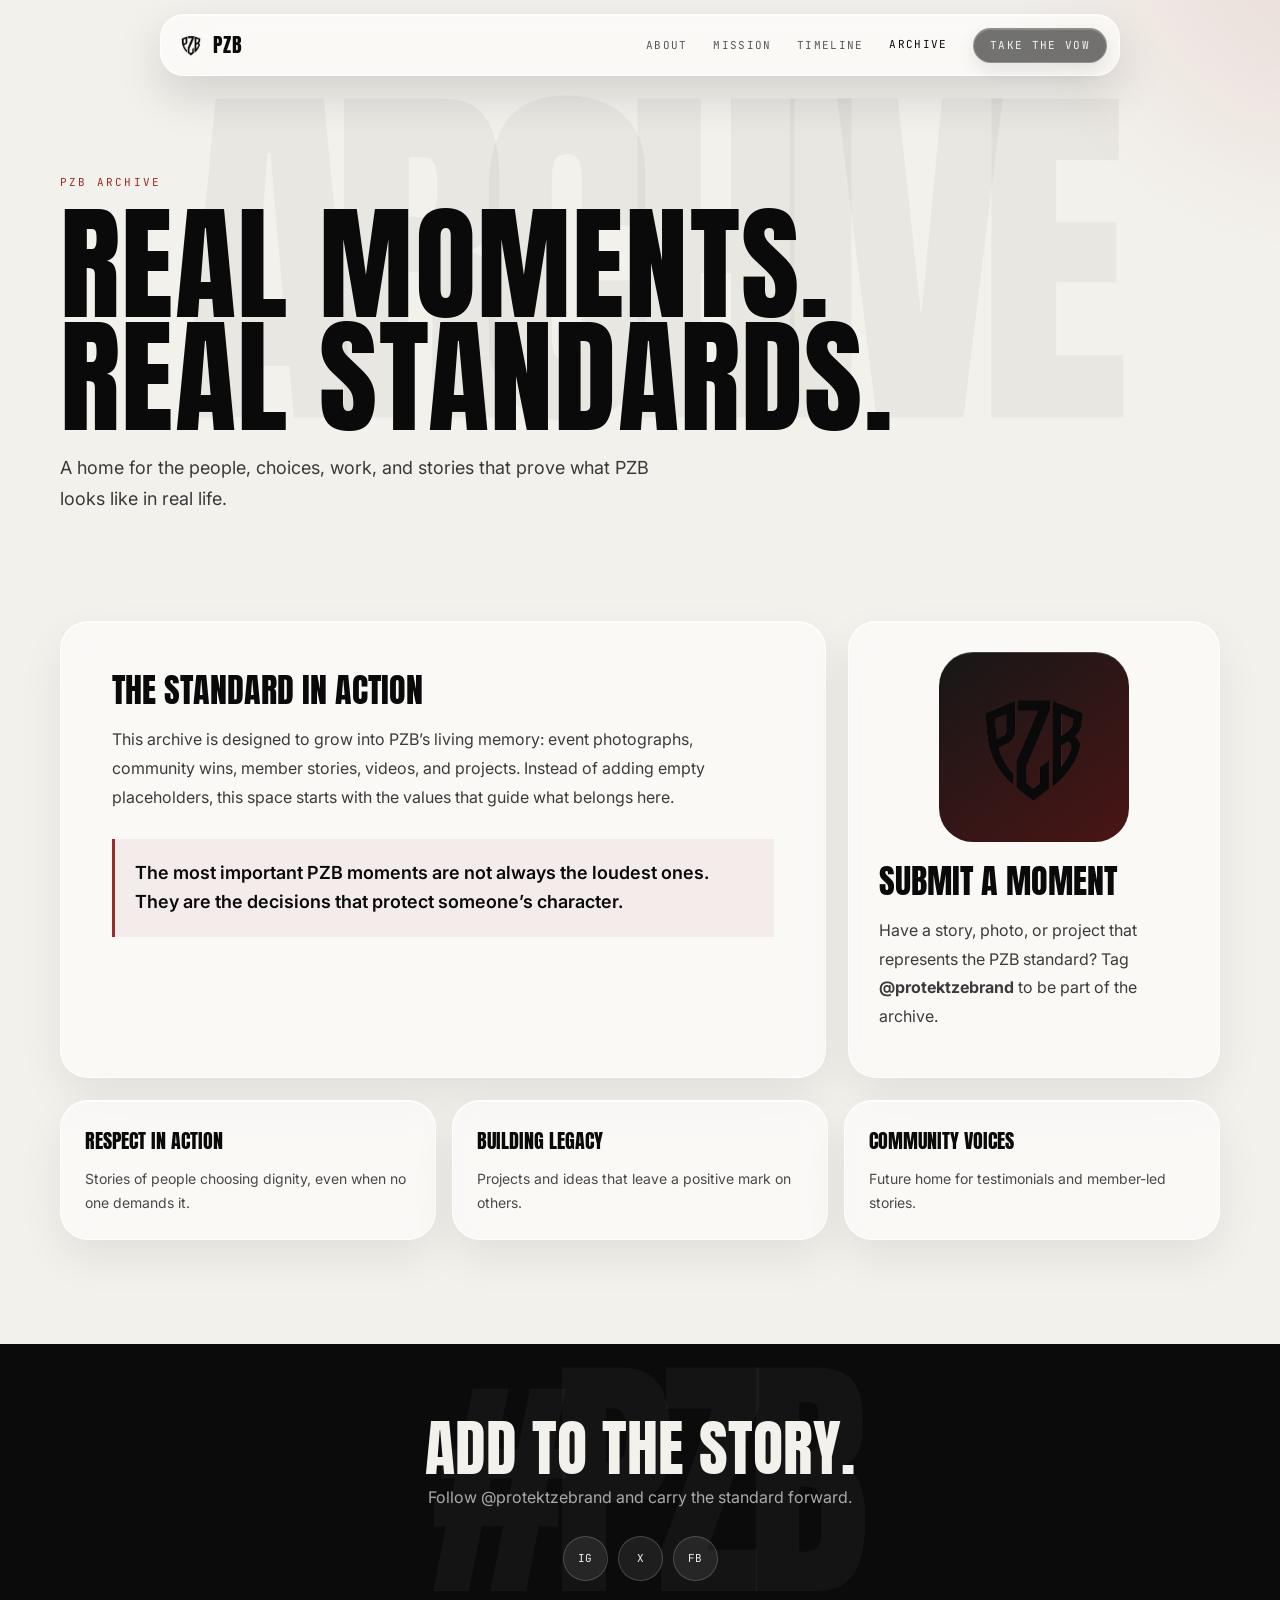
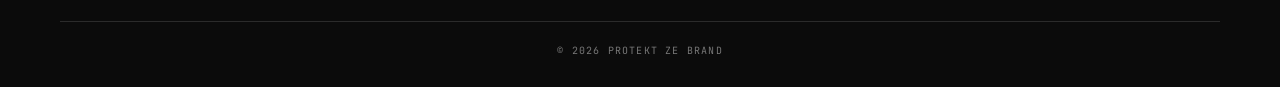
<file: templates/archive.html>
<!doctype html><html lang="en"><head><meta charset="utf-8"><meta name="viewport" content="width=device-width,initial-scale=1"><title>PZB Archive</title><link rel="icon" href="/fav.png"><link rel="preconnect" href="https://fonts.googleapis.com"><link rel="preconnect" href="https://fonts.gstatic.com" crossorigin><link href="https://fonts.googleapis.com/css2?family=Anton&family=Inter:wght@400;500;600;700;800&family=JetBrains+Mono:wght@400;500;700&display=swap" rel="stylesheet"><link rel="stylesheet" href="/assets/pzb-shared.css"></head><body><header class="site-nav"><div class="site-nav__inner"><a class="brand" href="/"><img src="/pzb-logo.png" alt="PZB logo">PZB</a><nav class="nav-links"><a href="/about">About</a><a href="/mission">Mission</a><a href="/timeline">Timeline</a><a href="/archive" aria-current="page">Archive</a><a class="nav-cta" href="/badge">Take the vow</a></nav><button class="nav-toggle" aria-label="Open navigation" aria-expanded="false"><span></span><span></span><span></span></button></div></header><nav class="mobile-menu"><div class="mobile-menu__panel"><a href="/about">About</a><a href="/mission">Mission</a><a href="/timeline">Timeline</a><a href="/archive">Archive</a><a href="/badge">Take the vow</a></div></nav><main><section class="page-hero" data-mark="ARCHIVE"><div class="page-shell reveal"><div class="eyebrow">PZB archive</div><h1 class="display">Real moments.<br>Real standards.</h1><p>A home for the people, choices, work, and stories that prove what PZB looks like in real life.</p></div></section><section class="page-shell page-grid"><article class="glass-card content-card reveal"><h2>The standard in action</h2><p>This archive is designed to grow into PZB’s living memory: event photographs, community wins, member stories, videos, and projects. Instead of adding empty placeholders, this space starts with the values that guide what belongs here.</p><div class="quote">The most important PZB moments are not always the loudest ones. They are the decisions that protect someone’s character.</div></article><aside class="glass-card side-card reveal"><div class="founder-mark"><img src="/pzb-logo.png" alt="PZB logo" style="max-width:72%;max-height:72%"></div><h2>Submit a moment</h2><p>Have a story, photo, or project that represents the PZB standard? Tag <strong>@protektzebrand</strong> to be part of the archive.</p></aside><div class="feature-grid"><article class="glass-card feature reveal"><strong>Respect in action</strong><p>Stories of people choosing dignity, even when no one demands it.</p></article><article class="glass-card feature reveal"><strong>Building legacy</strong><p>Projects and ideas that leave a positive mark on others.</p></article><article class="glass-card feature reveal"><strong>Community voices</strong><p>Future home for testimonials and member-led stories.</p></article></div></section></main><footer class="site-footer"><div class="page-shell footer-inner"><h2 class="footer-title">Add to the story.</h2><p class="footer-copy">Follow @protektzebrand and carry the standard forward.</p><div class="footer-socials"><a href="https://instagram.com/protektzebrand" target="_blank">IG</a><a href="https://x.com/protektzebrand" target="_blank">X</a><a href="https://facebook.com/protektzebrand" target="_blank">FB</a></div><div class="footer-bottom">© 2026 Protekt Ze Brand</div></div></footer><script src="/assets/pzb-shared.js"></script></body></html>
</file>
<file: assets/pzb-shared.css>
:root{--ink:#0a0a0a;--paper:#f3f1ec;--paper-2:#e8e4dc;--red:#9a2b2b;--gold:#c9a45d;--line:rgba(10,10,10,.13);--glass:rgba(255,255,255,.58)}
*{box-sizing:border-box}html{scroll-behavior:smooth}body{margin:0;background:var(--paper);color:var(--ink);font-family:Inter,Arial,sans-serif;overflow-x:hidden}body::before{content:'';position:fixed;width:42rem;height:42rem;right:-24rem;top:-25rem;border-radius:50%;background:radial-gradient(circle,rgba(154,43,43,.11),transparent 67%);pointer-events:none;z-index:-1}a{color:inherit;text-decoration:none}button,input,textarea{font:inherit}.page-shell{width:min(1160px,calc(100% - 40px));margin:auto}.site-nav{position:fixed;z-index:100;top:0;left:0;right:0;pointer-events:none}.site-nav__inner{pointer-events:auto;display:flex;align-items:center;justify-content:space-between;gap:18px;width:min(960px,calc(100% - 32px));min-height:62px;margin:14px auto;padding:9px 12px 9px 17px;border:1px solid rgba(255,255,255,.75);border-radius:24px;background:var(--glass);box-shadow:0 18px 48px rgba(10,10,10,.14),inset 0 1px 0 rgba(255,255,255,.75);backdrop-filter:blur(22px) saturate(150%);-webkit-backdrop-filter:blur(22px) saturate(150%);transition:width .5s cubic-bezier(.16,1,.3,1),min-height .5s cubic-bezier(.16,1,.3,1),margin .5s cubic-bezier(.16,1,.3,1),border-radius .5s ease;animation:nav-enter .75s cubic-bezier(.16,1,.3,1) both}.site-nav.is-compact .site-nav__inner{width:min(760px,calc(100% - 32px));min-height:50px;margin-top:9px;border-radius:20px}.brand{display:flex;align-items:center;gap:9px;font:20px/1 Anton,sans-serif;letter-spacing:.06em}.brand img{width:26px;height:30px;object-fit:contain}.nav-links{display:flex;align-items:center;gap:clamp(14px,2vw,27px)}.nav-links a,.nav-cta{font:11px/1 'JetBrains Mono',monospace;text-transform:uppercase;letter-spacing:.12em}.nav-links a{opacity:.68;transition:opacity .2s,transform .25s cubic-bezier(.16,1,.3,1)}.nav-links a:hover,.nav-links a[aria-current=page]{opacity:1;transform:translateY(-1px)}.nav-cta,.glass-button{display:inline-flex;align-items:center;justify-content:center;border:1px solid rgba(255,255,255,.22);border-radius:999px;background:rgba(10,10,10,.84);color:var(--paper);padding:11px 16px;box-shadow:0 8px 20px rgba(10,10,10,.14),inset 0 1px 0 rgba(255,255,255,.2);backdrop-filter:blur(14px);-webkit-backdrop-filter:blur(14px);cursor:pointer;transition:transform .25s cubic-bezier(.16,1,.3,1),box-shadow .25s,background .25s}.nav-cta:hover,.glass-button:hover{transform:translateY(-3px) scale(1.02);box-shadow:0 14px 25px rgba(10,10,10,.2),inset 0 1px 0 rgba(255,255,255,.3)}.nav-toggle{display:none;width:42px;height:42px;border:1px solid var(--line);border-radius:16px;background:rgba(255,255,255,.48);cursor:pointer}.nav-toggle span{display:block;width:18px;height:2px;margin:4px auto;background:var(--ink);transition:.25s}.mobile-menu{position:fixed;inset:0;z-index:90;padding:98px 20px 20px;display:flex;flex-direction:column;gap:8px;background:rgba(10,10,10,.5);backdrop-filter:blur(12px);opacity:0;visibility:hidden;transition:.3s}.mobile-menu.open{opacity:1;visibility:visible}.mobile-menu__panel{padding:18px;border:1px solid rgba(255,255,255,.2);border-radius:28px;background:rgba(20,20,20,.83);box-shadow:0 22px 55px rgba(0,0,0,.35);transform:translateY(-18px) scale(.96);transition:.35s cubic-bezier(.16,1,.3,1)}.mobile-menu.open .mobile-menu__panel{transform:none}.mobile-menu a{display:block;padding:17px 10px;border-bottom:1px solid rgba(255,255,255,.12);color:var(--paper);font:25px/1 Anton,sans-serif;text-transform:uppercase}.mobile-menu a:last-child{border:0;margin-top:12px;text-align:center;border-radius:999px;background:var(--paper);color:var(--ink);font:11px 'JetBrains Mono',monospace;letter-spacing:.12em}.page-hero{padding:175px 0 88px;position:relative;isolation:isolate}.page-hero::after{content:attr(data-mark);position:absolute;z-index:-1;left:50%;top:42%;transform:translate(-50%,-50%);font:clamp(160px,29vw,430px)/.8 Anton,sans-serif;letter-spacing:-.08em;color:rgba(10,10,10,.04);white-space:nowrap}.eyebrow{font:11px 'JetBrains Mono',monospace;text-transform:uppercase;letter-spacing:.2em;color:var(--red)}.display{font-family:Anton,sans-serif;font-weight:400;line-height:.9;text-transform:uppercase;letter-spacing:.01em}.page-hero h1{font-size:clamp(54px,10vw,126px);margin:18px 0}.page-hero p{max-width:630px;font-size:18px;line-height:1.75;color:#393939}.page-grid{display:grid;grid-template-columns:repeat(12,1fr);gap:22px;padding-bottom:104px}.glass-card{border:1px solid rgba(255,255,255,.75);border-radius:28px;background:rgba(255,255,255,.55);box-shadow:0 18px 44px rgba(10,10,10,.07),inset 0 1px 0 rgba(255,255,255,.72);backdrop-filter:blur(12px)}.content-card{grid-column:span 8;padding:clamp(25px,4vw,52px)}.side-card{grid-column:span 4;padding:30px}.content-card h2,.side-card h2{font:34px/1 Anton,sans-serif;text-transform:uppercase;margin:0 0 18px}.content-card p,.side-card p{line-height:1.8;color:#3b3b3b}.content-card p+p{margin-top:16px}.quote{margin-top:28px;padding:20px;border-left:3px solid var(--red);background:rgba(154,43,43,.06);font-size:18px;font-weight:600;line-height:1.6}.tag-row{display:flex;flex-wrap:wrap;gap:8px;margin-top:22px}.tag{padding:9px 11px;border:1px solid var(--line);border-radius:999px;background:rgba(255,255,255,.55);font:10px 'JetBrains Mono',monospace;letter-spacing:.1em;text-transform:uppercase}.founder-mark{width:min(190px,70%);aspect-ratio:1;display:grid;place-items:center;margin:0 auto 22px;border-radius:34px;background:linear-gradient(145deg,#171717,#4a1515);color:var(--paper);font:58px Anton,sans-serif;box-shadow:inset 0 1px 0 rgba(255,255,255,.18)}.feature-grid{display:grid;grid-template-columns:repeat(3,1fr);gap:16px;grid-column:1/-1}.feature{padding:24px}.feature strong{display:block;margin-bottom:11px;font:20px Anton,sans-serif;text-transform:uppercase}.feature p{margin:0;color:#484848;line-height:1.7;font-size:14px}.site-footer{position:relative;overflow:hidden;background:#0b0b0b;color:var(--paper);padding:76px 0 30px}.site-footer::before{content:'#PZB';position:absolute;left:50%;top:7px;transform:translateX(-50%);font:clamp(110px,21vw,260px)/1 Anton,sans-serif;letter-spacing:-.07em;color:rgba(255,255,255,.035);white-space:nowrap}.footer-inner{position:relative;text-align:center}.footer-title{margin:0 0 10px;font:clamp(36px,5vw,62px)/.9 Anton,sans-serif;text-transform:uppercase}.footer-copy{max-width:460px;margin:0 auto 25px;color:#aaa;line-height:1.6}.footer-socials{display:flex;justify-content:center;gap:10px;margin:0 0 40px}.footer-socials a{display:grid;place-items:center;width:45px;height:45px;border:1px solid rgba(255,255,255,.18);border-radius:50%;background:rgba(255,255,255,.08);font:11px 'JetBrains Mono',monospace;transition:.25s}.footer-socials a:hover{transform:translateY(-4px);background:rgba(255,255,255,.17)}.footer-bottom{padding-top:22px;border-top:1px solid rgba(255,255,255,.13);font:10px 'JetBrains Mono',monospace;letter-spacing:.12em;color:#777;text-transform:uppercase}.reveal{opacity:0;transform:translateY(22px);transition:opacity .7s ease,transform .7s cubic-bezier(.16,1,.3,1)}.reveal.in{opacity:1;transform:none}@keyframes nav-enter{from{opacity:0;transform:translateY(-24px) scale(.94)}to{opacity:1;transform:none}}@media(max-width:760px){.page-shell{width:min(100% - 28px,620px)}.nav-links{display:none}.nav-toggle{display:block}.site-nav__inner{width:calc(100% - 20px);margin-top:10px;padding:8px 10px 8px 15px}.site-nav.is-compact .site-nav__inner{width:calc(100% - 20px)}.page-hero{padding:135px 0 58px}.page-hero p{font-size:16px}.page-grid{grid-template-columns:1fr;padding-bottom:70px}.content-card,.side-card{grid-column:auto}.feature-grid{grid-template-columns:1fr}.content-card{padding:26px}.side-card{padding:25px}.page-hero::after{top:36%}}@media(prefers-reduced-motion:reduce){*,*::before,*::after{animation-duration:.01ms!important;transition-duration:.01ms!important;scroll-behavior:auto!important}}
</file>
